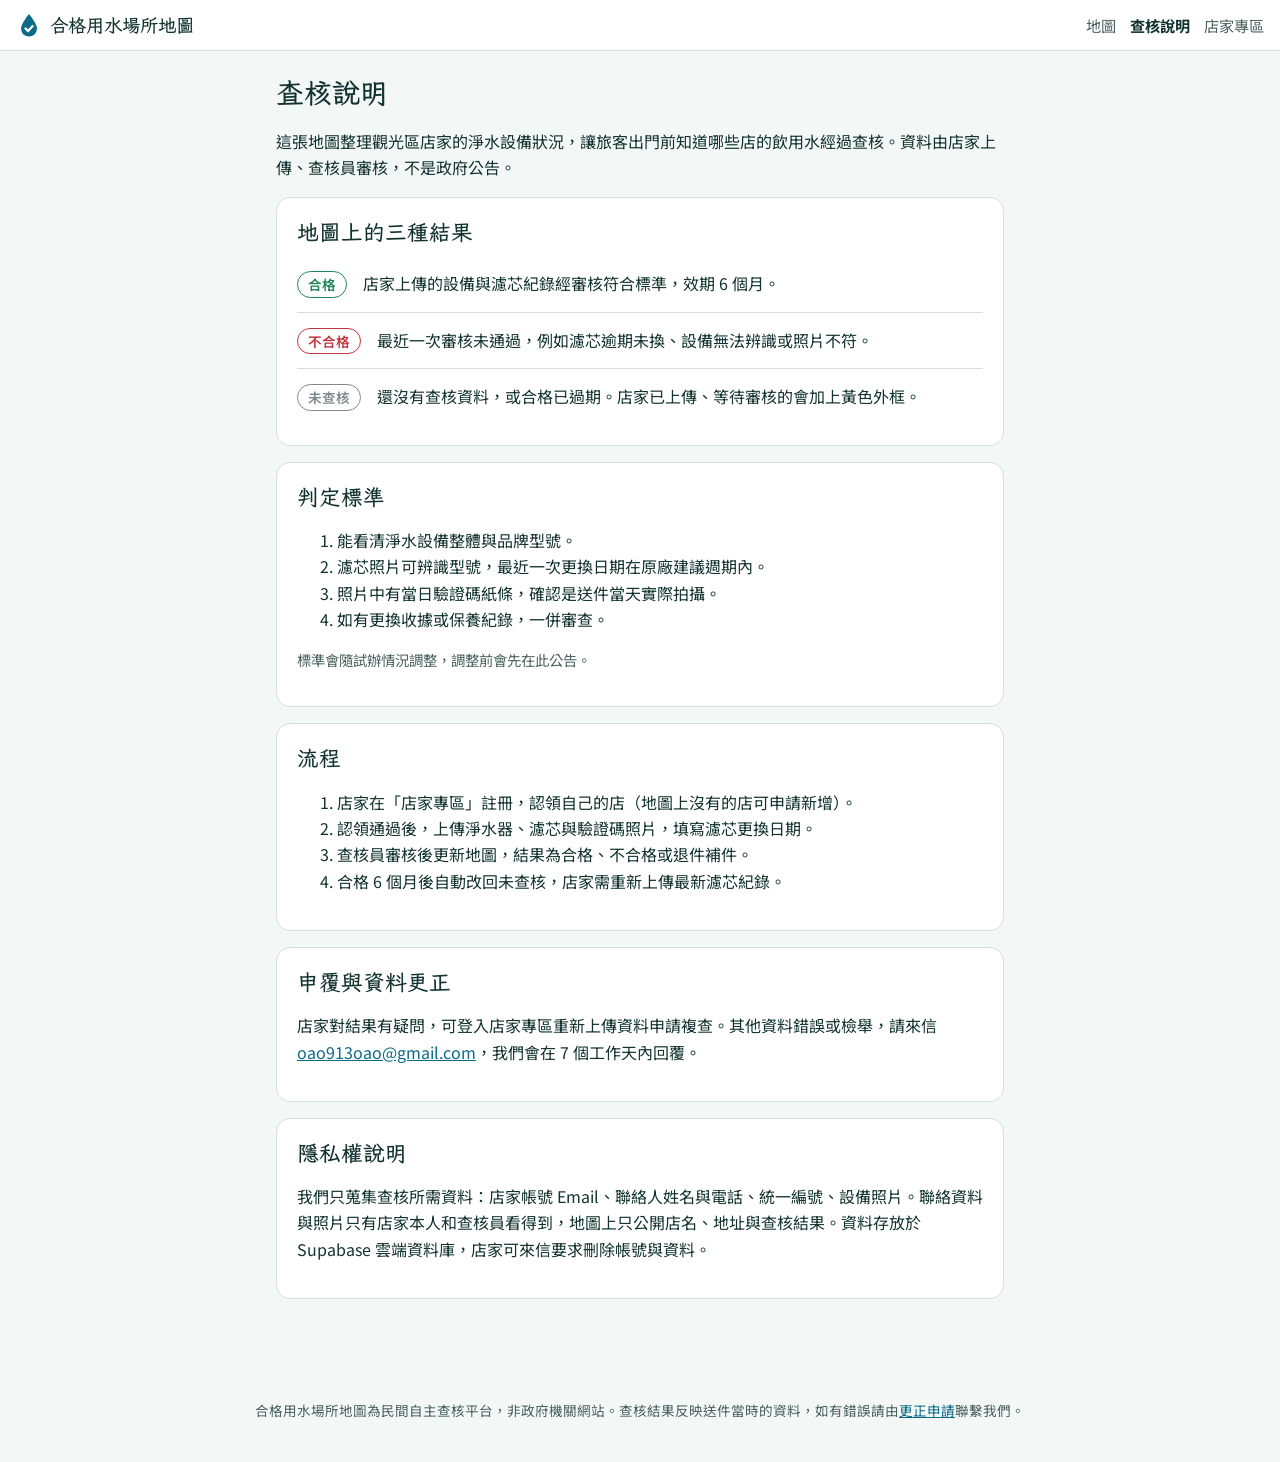
<file: about.html>
<!doctype html>
<html lang="zh-Hant-TW">
<head>
  <meta charset="utf-8">
  <meta name="viewport" content="width=device-width, initial-scale=1">
  <title>查核說明｜合格用水場所地圖</title>
  <meta name="description" content="合格用水場所地圖的查核標準、流程、效期與資料更正方式。">
  <link rel="icon" href="assets/icon.svg" type="image/svg+xml">
  <link rel="preconnect" href="https://fonts.googleapis.com">
  <link rel="preconnect" href="https://fonts.gstatic.com" crossorigin>
  <link href="https://fonts.googleapis.com/css2?family=LXGW+WenKai+TC:wght@700&family=Noto+Sans+TC:wght@400;600;700&display=swap" rel="stylesheet">
  <link rel="stylesheet" href="assets/css/site.css">
</head>
<body>
  <main class="page">
    <h1>查核說明</h1>
    <p>這張地圖整理觀光區店家的淨水設備狀況，讓旅客出門前知道哪些店的飲用水經過查核。資料由店家上傳、查核員審核，不是政府公告。</p>

    <section class="panel">
      <h2>地圖上的三種結果</h2>
      <ul class="list">
        <li><span class="tag pass">合格</span>　店家上傳的設備與濾芯紀錄經審核符合標準，效期 6 個月。</li>
        <li><span class="tag fail">不合格</span>　最近一次審核未通過，例如濾芯逾期未換、設備無法辨識或照片不符。</li>
        <li><span class="tag pending">未查核</span>　還沒有查核資料，或合格已過期。店家已上傳、等待審核的會加上黃色外框。</li>
      </ul>
    </section>

    <section class="panel">
      <h2>判定標準</h2>
      <ol>
        <li>能看清淨水設備整體與品牌型號。</li>
        <li>濾芯照片可辨識型號，最近一次更換日期在原廠建議週期內。</li>
        <li>照片中有當日驗證碼紙條，確認是送件當天實際拍攝。</li>
        <li>如有更換收據或保養紀錄，一併審查。</li>
      </ol>
      <p class="muted">標準會隨試辦情況調整，調整前會先在此公告。</p>
    </section>

    <section class="panel">
      <h2>流程</h2>
      <ol>
        <li>店家在「店家專區」註冊，認領自己的店（地圖上沒有的店可申請新增）。</li>
        <li>認領通過後，上傳淨水器、濾芯與驗證碼照片，填寫濾芯更換日期。</li>
        <li>查核員審核後更新地圖，結果為合格、不合格或退件補件。</li>
        <li>合格 6 個月後自動改回未查核，店家需重新上傳最新濾芯紀錄。</li>
      </ol>
    </section>

    <section class="panel" id="contact">
      <h2>申覆與資料更正</h2>
      <p>店家對結果有疑問，可登入店家專區重新上傳資料申請複查。其他資料錯誤或檢舉，請來信 <a href="mailto:oao913oao@gmail.com" id="contact-mail">oao913oao@gmail.com</a>，我們會在 7 個工作天內回覆。</p>
    </section>

    <section class="panel" id="privacy">
      <h2>隱私權說明</h2>
      <p>我們只蒐集查核所需資料：店家帳號 Email、聯絡人姓名與電話、統一編號、設備照片。聯絡資料與照片只有店家本人和查核員看得到，地圖上只公開店名、地址與查核結果。資料存放於 Supabase 雲端資料庫，店家可來信要求刪除帳號與資料。</p>
    </section>
  </main>
  <script type="module">import { renderChrome } from './assets/js/lib.js'; renderChrome('about');</script>
</body>
</html>
</file>
<file: assets/css/site.css>
/* 合格用水場所地圖 — 共用樣式 */
:root {
  --paper: #F3F7F6;
  --card: #FFFFFF;
  --ink: #12332F;
  --ink-soft: #4A615D;
  --line: #D5E0DD;
  --action: #0B6A88;
  --action-ink: #FFFFFF;
  --pass: #1E8656;
  --fail: #C3363F;
  --pending: #7E8A90;
  --submitted: #B88A12;
  --radius-s: 6px;
  --radius-l: 14px;
  --shadow: 0 6px 24px rgba(18, 51, 47, .16);
  --font-head: "LXGW WenKai TC", "Noto Sans TC", serif;
  --font-body: "Noto Sans TC", system-ui, -apple-system, "PingFang TC", "Microsoft JhengHei", sans-serif;
}
@media (prefers-color-scheme: dark) {
  :root {
    --paper: #0F1E1C; --card: #172926; --ink: #E4EEEC; --ink-soft: #A8BCB8;
    --line: #2B4440; --action: #3FA8C9; --action-ink: #08222B;
    --pass: #47B57F; --fail: #E2636B; --pending: #9AA6AB; --submitted: #D9AE3A;
    --shadow: 0 6px 24px rgba(0, 0, 0, .45);
  }
}
* { box-sizing: border-box; }
html, body { margin: 0; }
body {
  background: var(--paper); color: var(--ink);
  font: 16px/1.65 var(--font-body);
  -webkit-text-size-adjust: 100%;
}
h1, h2, h3 { font-family: var(--font-head); font-weight: 700; line-height: 1.3; margin: 0 0 .5em; }
h1 { font-size: 1.75rem; } h2 { font-size: 1.35rem; } h3 { font-size: 1.1rem; }
a { color: var(--action); }
:focus-visible { outline: 3px solid var(--action); outline-offset: 2px; }
.muted { color: var(--ink-soft); font-size: .9rem; }
.hidden { display: none !important; }

/* 頂欄 */
.topbar {
  display: flex; align-items: center; gap: 12px;
  padding: 10px 16px; background: var(--card); border-bottom: 1px solid var(--line);
}
.brand { display: flex; align-items: center; gap: 8px; text-decoration: none; color: var(--ink); font-family: var(--font-head); font-size: 1.15rem; font-weight: 700; white-space: nowrap; }
.brand svg { flex: none; }
.topbar nav { margin-left: auto; display: flex; gap: 14px; font-size: .95rem; }
.topbar nav a { text-decoration: none; color: var(--ink-soft); white-space: nowrap; }
@media (max-width: 440px) {
  .topbar { padding: 10px 12px; gap: 8px; }
  .brand { font-size: 1rem; }
  .topbar nav { gap: 10px; font-size: .88rem; }
}
.topbar nav a[aria-current="page"] { color: var(--ink); font-weight: 700; }

/* 按鈕與表單 */
.btn {
  display: inline-flex; align-items: center; justify-content: center; gap: 6px;
  min-height: 44px; padding: 0 18px; border-radius: var(--radius-s);
  border: 1px solid var(--action); background: var(--action); color: var(--action-ink);
  font: 600 1rem var(--font-body); cursor: pointer; text-decoration: none;
}
.btn.secondary { background: transparent; color: var(--action); }
.btn.danger { background: var(--fail); border-color: var(--fail); color: #fff; }
.btn.ok { background: var(--pass); border-color: var(--pass); color: #fff; }
.btn:disabled { opacity: .55; cursor: progress; }
label { display: block; font-weight: 600; margin: 14px 0 4px; }
label .muted { font-weight: 400; }
input, select, textarea {
  width: 100%; min-height: 44px; padding: 8px 12px;
  border: 1px solid var(--line); border-radius: var(--radius-s);
  background: var(--card); color: var(--ink); font: 1rem var(--font-body);
}
textarea { min-height: 88px; resize: vertical; }
.row { display: flex; gap: 10px; flex-wrap: wrap; align-items: center; }
.notice { padding: 12px 14px; border-radius: var(--radius-s); background: var(--card); border-left: 4px solid var(--action); margin: 12px 0; }
.notice.error { border-left-color: var(--fail); }
.notice.ok { border-left-color: var(--pass); }

/* 內容頁 */
.page { max-width: 760px; margin: 0 auto; padding: 24px 16px 64px; }
.panel { background: var(--card); border: 1px solid var(--line); border-radius: var(--radius-l); padding: 20px; margin: 16px 0; }
.panel > h2:first-child, .panel > h3:first-child { margin-top: 0; }
.list { list-style: none; padding: 0; margin: 0; }
.list > li { padding: 14px 0; border-top: 1px solid var(--line); }
.list > li:first-child { border-top: 0; }

/* 狀態標籤 */
.tag { display: inline-flex; align-items: center; gap: 5px; padding: 1px 10px; border-radius: 999px; font-size: .85rem; font-weight: 600; border: 1.5px solid currentColor; }
.tag.pass { color: var(--pass); } .tag.fail { color: var(--fail); }
.tag.pending { color: var(--pending); } .tag.submitted { color: var(--submitted); }
.tag.returned { color: var(--submitted); }

/* ===== 地圖首頁 ===== */
body.map-page { height: 100dvh; display: flex; flex-direction: column; overflow: hidden; }
.map-wrap { position: relative; flex: 1; min-height: 0; }
#map { position: absolute; inset: 0; background: #dfe8e6; }
.searchbox {
  position: absolute; z-index: 500; top: 12px; left: 12px; right: 12px; max-width: 460px;
  display: flex; gap: 8px;
}
.searchbox input { box-shadow: var(--shadow); border: 0; }
.searchbox select { width: auto; flex: none; box-shadow: var(--shadow); border: 0; }
.results {
  position: absolute; z-index: 600; top: 64px; left: 12px; right: 12px; max-width: 460px;
  max-height: 50vh; overflow: auto; background: var(--card); border-radius: var(--radius-s);
  box-shadow: var(--shadow); margin: 0; padding: 4px 0; list-style: none;
}
.results button {
  width: 100%; text-align: left; background: none; border: 0; padding: 10px 14px;
  color: var(--ink); font: 1rem var(--font-body); cursor: pointer; display: flex; gap: 10px; align-items: baseline;
}
.results button:hover, .results button:focus-visible { background: var(--paper); }
.results small { color: var(--ink-soft); }

/* 圖層開關＝圖例 */
.layerbar {
  position: absolute; z-index: 500; left: 12px; right: 12px; bottom: 16px;
  display: flex; gap: 8px; justify-content: center; flex-wrap: wrap; pointer-events: none;
}
.chip {
  pointer-events: auto; display: inline-flex; align-items: center; gap: 8px;
  min-height: 44px; padding: 0 14px 0 10px; border-radius: 999px;
  background: var(--card); color: var(--ink); border: 2px solid var(--card);
  box-shadow: var(--shadow); font: 600 .95rem var(--font-body); cursor: pointer;
}
.chip .dot { width: 18px; height: 18px; border-radius: 50%; display: grid; place-items: center; color: #fff; font-size: 11px; line-height: 1; }
.chip .count { font-variant-numeric: tabular-nums; color: var(--ink-soft); font-weight: 500; }
.chip[aria-pressed="false"] { opacity: .55; }
.chip[aria-pressed="false"] .dot { background: transparent !important; border: 2px solid var(--ink-soft); }
.chip[aria-pressed="true"] { border-color: var(--chip); }

/* 地圖標記 */
.pin { width: 30px; height: 30px; border-radius: 50% 50% 50% 0; transform: rotate(-45deg); display: grid; place-items: center; border: 2.5px solid #fff; box-shadow: 0 2px 6px rgba(0,0,0,.35); }
.pin span { transform: rotate(45deg); color: #fff; font: 700 14px/1 var(--font-body); }
.pin.pass { background: var(--pass); } .pin.fail { background: var(--fail); }
.pin.pending { background: var(--pending); } .pin.submitted { background: var(--pending); box-shadow: 0 0 0 3px var(--submitted), 0 2px 6px rgba(0,0,0,.35); }
.cluster { width: 40px; height: 40px; border-radius: 50%; display: grid; place-items: center; color: #fff; font: 700 14px var(--font-body); border: 3px solid rgba(255,255,255,.85); box-shadow: 0 2px 8px rgba(0,0,0,.3); }
.cluster.pass { background: var(--pass); } .cluster.fail { background: var(--fail); } .cluster.pending { background: var(--pending); }

.leaflet-popup-content { font: 15px/1.55 var(--font-body); margin: 14px 16px; min-width: 210px; }
.leaflet-popup-content h3 { margin: 0 0 4px; font-size: 1.1rem; }
.leaflet-popup-content p { margin: 4px 0; }
.leaflet-container a.btn { color: var(--action-ink); }
.demo-flag { position: absolute; z-index: 500; top: 66px; left: 12px; background: var(--submitted); color: #fff; font-size: .8rem; padding: 2px 10px; border-radius: 999px; }

/* ===== 店家頁：查核印章 ===== */
.store-head { display: grid; grid-template-columns: 1fr auto; gap: 16px; align-items: center; }
.stamp {
  --c: var(--pending);
  width: 132px; height: 132px; border-radius: 50%; color: var(--c);
  border: 5px double var(--c); display: grid; place-items: center; text-align: center;
  transform: rotate(-9deg); font-family: var(--font-head); position: relative;
}
.stamp::before { content: ""; position: absolute; inset: 9px; border: 1.5px solid var(--c); border-radius: 50%; }
.stamp b { font-size: 1.9rem; letter-spacing: .12em; line-height: 1.1; display: block; }
.stamp small { font-size: .78rem; display: block; font-family: var(--font-body); }
.stamp.pass { --c: var(--pass); } .stamp.fail { --c: var(--fail); } .stamp.submitted { --c: var(--submitted); }
@media (prefers-reduced-motion: no-preference) {
  .stamp.land { animation: stamp .45s cubic-bezier(.2,1.6,.4,1) both; }
  @keyframes stamp { from { transform: rotate(-9deg) scale(1.8); opacity: 0; } to { transform: rotate(-9deg) scale(1); opacity: 1; } }
}
dl.facts { display: grid; grid-template-columns: max-content 1fr; gap: 6px 16px; margin: 0; }
dl.facts dt { color: var(--ink-soft); }
dl.facts dd { margin: 0; }
.minimap { height: 220px; border-radius: var(--radius-l); overflow: hidden; border: 1px solid var(--line); }

/* 照片 */
.photos { display: grid; grid-template-columns: repeat(auto-fill, minmax(120px, 1fr)); gap: 8px; margin-top: 8px; }
.photos img { width: 100%; aspect-ratio: 1; object-fit: cover; border-radius: var(--radius-s); border: 1px solid var(--line); background: var(--paper); }
.code-box { font: 700 2rem/1 var(--font-body); letter-spacing: .25em; padding: 12px 18px; border: 2px dashed var(--action); border-radius: var(--radius-s); display: inline-block; color: var(--action); }

footer.site { padding: 20px 16px 40px; text-align: center; color: var(--ink-soft); font-size: .85rem; }

@media (min-width: 900px) {
  .searchbox, .results { right: auto; width: 420px; }
  .layerbar { justify-content: flex-start; left: 16px; }
}
</file>
